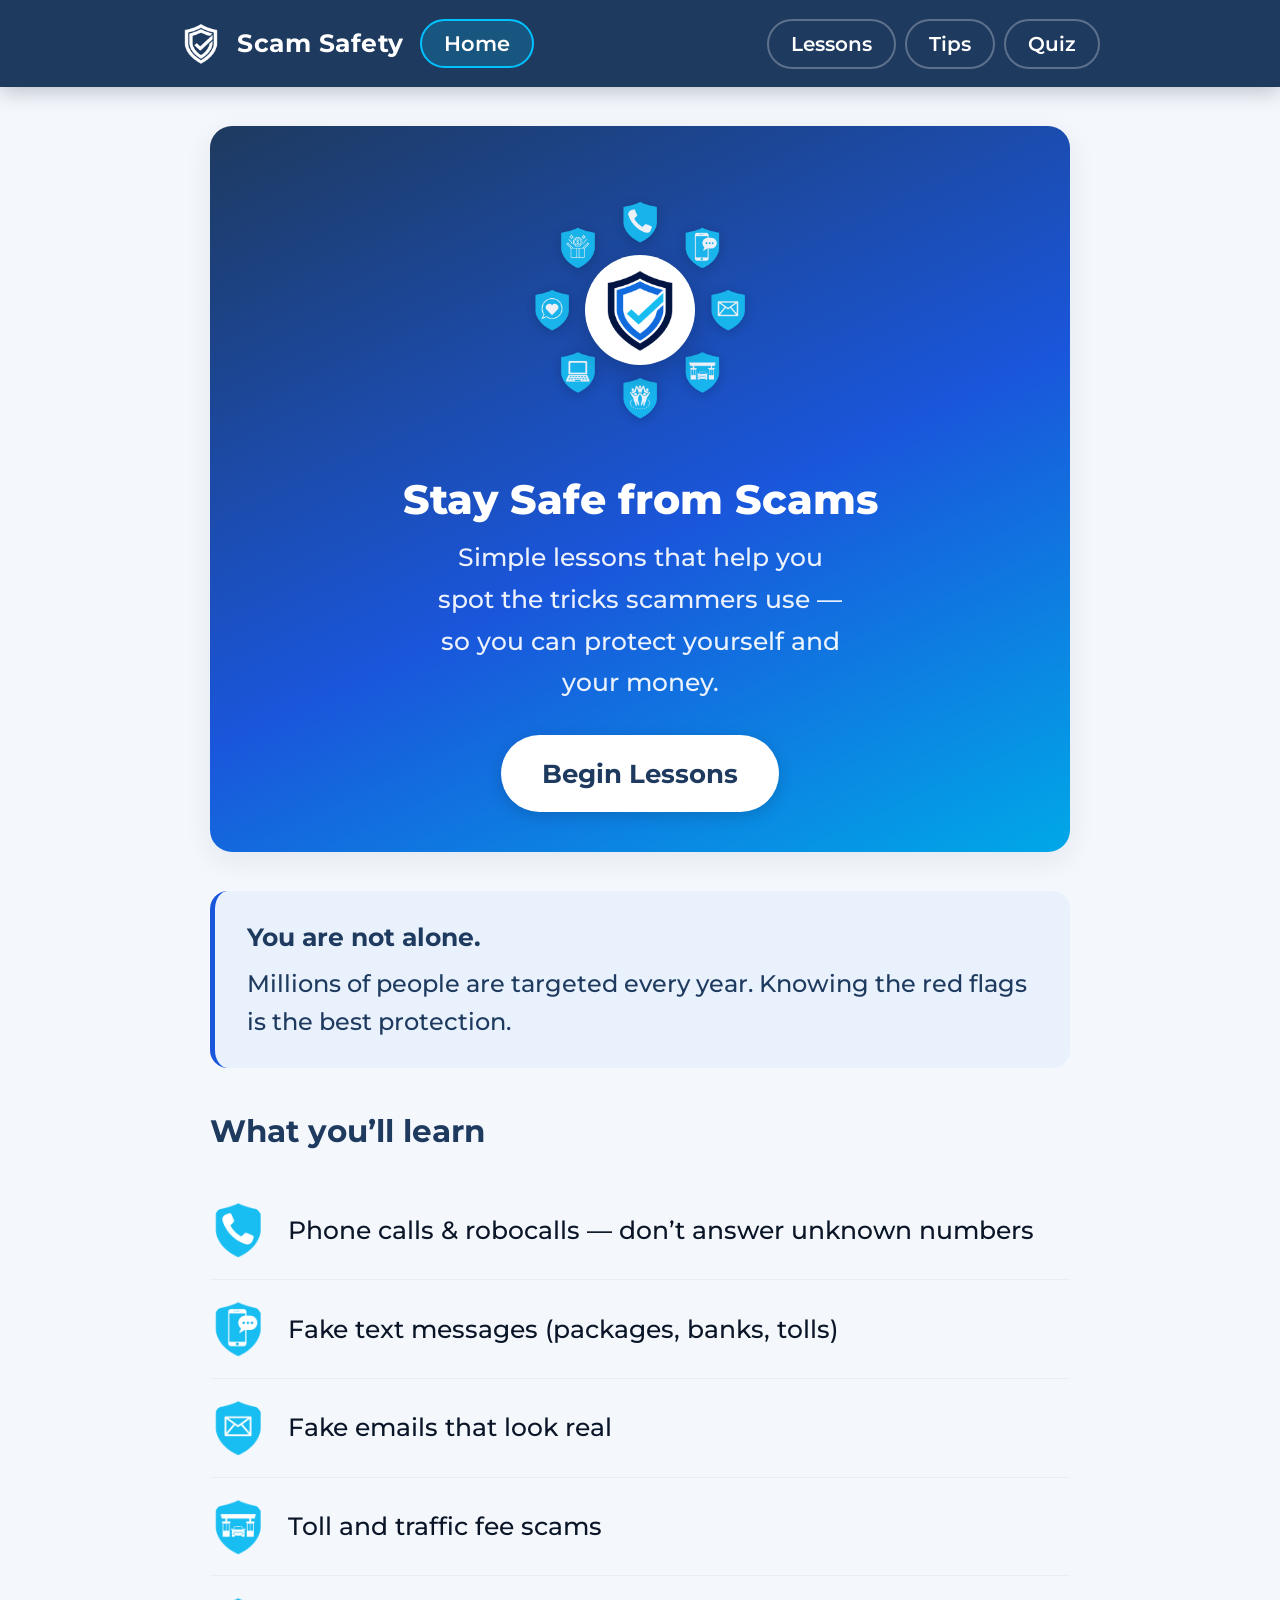
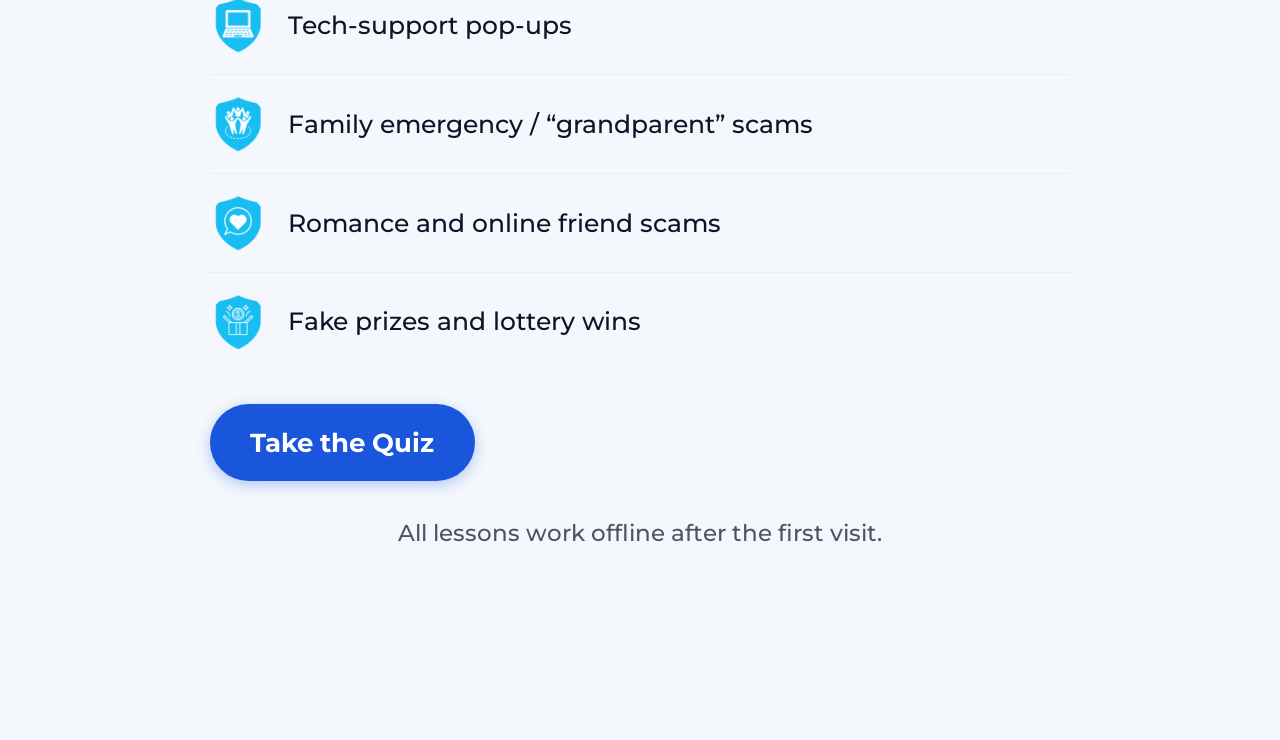
<file: index.html>
<!DOCTYPE html>
<html lang="en">
<head>
  <meta charset="UTF-8">
  <meta name="viewport" content="width=device-width, initial-scale=1, viewport-fit=cover">
  <meta name="theme-color" content="#1e3a5f">
  <meta name="description" content="Scam Safety helps older adults recognize and avoid common scams with simple lessons and a quiz. Large text and easy navigation.">
  <meta name="apple-mobile-web-app-capable" content="yes">
  <meta name="apple-mobile-web-app-status-bar-style" content="black-translucent">
  <title>Scam Safety – Stay Safe from Scams</title>
  <link rel="manifest" href="manifest.json">
  <link rel="icon" href="icons/icon-192.svg" type="image/svg+xml">
  <link rel="apple-touch-icon" href="icons/icon-192.svg">
  <link rel="stylesheet" href="styles.css">
</head>
<body>
  <header>
    <div class="inner">
      <div class="brand-row">
        <div class="logo">
          <img src="icons/logo-white.png" alt="" class="logo-mark" height="40" width="40">
          <span class="logo-text">Scam Safety</span>
        </div>
        <button class="nav-home active" data-section="home" onclick="showSection('home')">Home</button>
      </div>
      <nav class="nav-main">
        <button data-section="scams" onclick="showSection('scams')">Lessons</button>
        <button data-section="tips" onclick="showSection('tips')">Tips</button>
        <button data-section="quiz" onclick="startQuiz()">Quiz</button>
      </nav>
    </div>
  </header>

  <main>
    <!-- HOME -->
    <section id="home" class="section active">
      <div class="hero">
        <div class="hero-constellation" aria-hidden="true">
          <img class="orbit-icon o1" src="icons/lesson-phone.png" alt="">
          <img class="orbit-icon o2" src="icons/lesson-text.png" alt="">
          <img class="orbit-icon o3" src="icons/lesson-email.png" alt="">
          <img class="orbit-icon o4" src="icons/lesson-toll.png" alt="">
          <img class="orbit-icon o5" src="icons/lesson-family.png" alt="">
          <img class="orbit-icon o6" src="icons/lesson-tech.png" alt="">
          <img class="orbit-icon o7" src="icons/lesson-romance.png" alt="">
          <img class="orbit-icon o8" src="icons/lesson-prize.png" alt="">
          <img class="hero-center-logo" src="icons/logo-color.png" alt="Scam Safety">
        </div>
        <h1>Stay Safe from Scams</h1>
        <p>Simple lessons that help you spot the tricks scammers use — so you can protect yourself and your money.</p>
        <button class="btn btn-large" onclick="showSection('scams')">Begin Lessons</button>
      </div>

      <div class="alert alert-success">
        <strong>You are not alone.</strong>
        Millions of people are targeted every year. Knowing the red flags is the best protection.
      </div>

      <h2>What you’ll learn</h2>
      <ul class="checklist">
        <li><span class="tip-icon"><img src="icons/lesson-phone.png" alt=""></span><span class="tip-text">Phone calls & robocalls — don’t answer unknown numbers</span></li>
        <li><span class="tip-icon"><img src="icons/lesson-text.png" alt=""></span><span class="tip-text">Fake text messages (packages, banks, tolls)</span></li>
        <li><span class="tip-icon"><img src="icons/lesson-email.png" alt=""></span><span class="tip-text">Fake emails that look real</span></li>
        <li><span class="tip-icon"><img src="icons/lesson-toll.png" alt=""></span><span class="tip-text">Toll and traffic fee scams</span></li>
        <li><span class="tip-icon"><img src="icons/lesson-tech.png" alt=""></span><span class="tip-text">Tech-support pop-ups</span></li>
        <li><span class="tip-icon"><img src="icons/lesson-family.png" alt=""></span><span class="tip-text">Family emergency / “grandparent” scams</span></li>
        <li><span class="tip-icon"><img src="icons/lesson-romance.png" alt=""></span><span class="tip-text">Romance and online friend scams</span></li>
        <li><span class="tip-icon"><img src="icons/lesson-prize.png" alt=""></span><span class="tip-text">Fake prizes and lottery wins</span></li>
      </ul>

      <div class="btn-row">
        <button class="btn btn-large" onclick="startQuiz()">Take the Quiz</button>
      </div>

      <p class="mt-1" style="text-align:center;font-size:1.05rem;">All lessons work offline after the first visit.</p>
    </section>

    <!-- SCAMS / LESSONS LIST -->
    <section id="scams" class="section">
      <h1>Choose a Lesson</h1>
      <p class="lead">Tap a card to walk through a short story and learn what to watch for.</p>

      <div class="card-grid">
        <article class="card" onclick="openLesson('phone')" tabindex="0" role="button">
          <div class="card-visual phone"><div class="card-icon-circle"><img src="icons/lesson-phone.png" alt=""></div></div>
          <div class="card-body">
            <h3>Phone Scams</h3>
            <p>Unknown numbers, robocalls, and fake voicemails. You don’t have to answer.</p>
            <span class="btn">Learn</span>
          </div>
        </article>

        <article class="card" onclick="openLesson('texts')" tabindex="0" role="button">
          <div class="card-visual phish"><div class="card-icon-circle"><img src="icons/lesson-text.png" alt=""></div></div>
          <div class="card-body">
            <h3>Fake Text Messages</h3>
            <p>Package holds, bank alerts, and other urgent texts with dangerous links.</p>
            <span class="btn">Learn</span>
          </div>
        </article>

        <article class="card" onclick="openLesson('emails')" tabindex="0" role="button">
          <div class="card-visual tech"><div class="card-icon-circle"><img src="icons/lesson-email.png" alt=""></div></div>
          <div class="card-body">
            <h3>Fake Emails</h3>
            <p>Messages that look like your bank or a company — but the link is a trap.</p>
            <span class="btn">Learn</span>
          </div>
        </article>

        <article class="card" onclick="openLesson('toll')" tabindex="0" role="button">
          <div class="card-visual family"><div class="card-icon-circle"><img src="icons/lesson-toll.png" alt=""></div></div>
          <div class="card-body">
            <h3>Toll & Traffic Fees</h3>
            <p>“You have an unpaid toll — pay now or face a penalty.” Usually a scam text.</p>
            <span class="btn">Learn</span>
          </div>
        </article>

        <article class="card" onclick="openLesson('family')" tabindex="0" role="button">
          <div class="card-visual family"><div class="card-icon-circle"><img src="icons/lesson-family.png" alt=""></div></div>
          <div class="card-body">
            <h3>Family Emergency</h3>
            <p>“I’m in trouble — send money and don’t tell anyone.” Sometimes uses AI voice cloning.</p>
            <span class="btn">Learn</span>
          </div>
        </article>

        <article class="card" onclick="openLesson('tech')" tabindex="0" role="button">
          <div class="card-visual tech"><div class="card-icon-circle"><img src="icons/lesson-tech.png" alt=""></div></div>
          <div class="card-body">
            <h3>Tech Support</h3>
            <p>Scary pop-ups saying your computer has a virus. They want remote access or payment.</p>
            <span class="btn">Learn</span>
          </div>
        </article>

        <article class="card" onclick="openLesson('romance')" tabindex="0" role="button">
          <div class="card-visual romance"><div class="card-icon-circle"><img src="icons/lesson-romance.png" alt=""></div></div>
          <div class="card-body">
            <h3>Romance / Online Friends</h3>
            <p>Someone online builds trust then asks for money for emergencies.</p>
            <span class="btn">Learn</span>
          </div>
        </article>

        <article class="card" onclick="openLesson('prize')" tabindex="0" role="button">
          <div class="card-visual prize"><div class="card-icon-circle"><img src="icons/lesson-prize.png" alt=""></div></div>
          <div class="card-body">
            <h3>Prize & Lottery</h3>
            <p>“You’ve won!” — but you must pay fees first with gift cards or wires.</p>
            <span class="btn">Learn</span>
          </div>
        </article>
      </div>

      <div class="btn-row">
        <button class="btn" onclick="startQuiz()">Take the Quiz</button>
      </div>
    </section>

    <!-- LESSON VIEWER -->
    <section id="lesson" class="section">
      <div class="lesson">
        <div class="lesson-header">
          <h2 id="lesson-title">Lesson</h2>
        </div>
        <div class="stage">
          <div id="stage-ill" class="stage-illustration">🛡️</div>
          <div id="stage-mock" class="stage-mock" style="display:none;"></div>
          <div id="stage-text" class="stage-text">Loading…</div>
          <div id="stage-sub" class="stage-sub"></div>
        </div>
        <div class="lesson-controls">
          <button id="btn-prev" class="btn btn-secondary" onclick="prevStep()">← Back</button>
          <div id="progress-dots" class="progress-dots"></div>
          <button id="btn-next" class="btn" onclick="nextStep()">Next →</button>
        </div>
      </div>
      <p class="text-center">
        <button class="btn btn-secondary" onclick="showSection('scams')">← All Lessons</button>
      </p>
    </section>

    <!-- TIPS -->


    <!-- TIPS -->
    <section id="tips" class="section">
      <h1>Quick Safety Tips</h1>
      <p class="lead">Keep these in mind whenever something feels urgent or “too good to be true.”</p>

      <div class="alert alert-warning">
        <strong>Slow down. Scammers need you to act fast.</strong>
        Real companies and agencies give you time. Urgency is a red flag.
      </div>

      <h2>Always remember</h2>
      <ul class="checklist">
        <li><span class="tip-icon"><img src="icons/tip-hangup.svg" alt=""></span><span class="tip-text"><strong>Hang up</strong> on unexpected calls that demand money or personal information.</span></li>
        <li><span class="tip-icon"><img src="icons/tip-callback.svg" alt=""></span><span class="tip-text"><strong>Call back only on a number you already trust</strong> (from a bill, statement, or the company’s official website). Never call a number that came in a suspicious call, text, email, or voicemail — those numbers belong to scammers.</span></li>
        <li><span class="tip-icon"><img src="icons/tip-family.svg" alt=""></span><span class="tip-text"><strong>Use a family code word.</strong> If a relative “in trouble” cannot say it, it is a scam.</span></li>
        <li><span class="tip-icon"><img src="icons/tip-links.svg" alt=""></span><span class="tip-text"><strong>Never click links</strong> in unexpected emails or texts. Type the address yourself.</span></li>
        <li><span class="tip-icon"><img src="icons/tip-remote.svg" alt=""></span><span class="tip-text"><strong>Do not give remote access</strong> to your computer to anyone who contacts you first.</span></li>
        <li><span class="tip-icon"><img src="icons/tip-talk.svg" alt=""></span><span class="tip-text"><strong>Talk to a trusted person</strong> before sending money to anyone new.</span></li>
        <li><span class="tip-icon"><img src="icons/tip-gov.svg" alt=""></span><span class="tip-text"><strong>Government agencies</strong> will not call to demand immediate payment or threaten arrest over the phone.</span></li>
      </ul>

      <h2>Never pay this way if someone contacts you first</h2>
      <ul class="checklist">
        <li><span class="tip-icon"><img src="icons/tip-gift.svg" alt=""></span><span class="tip-text"><strong>Gift cards</strong> (iTunes, Google Play, Amazon, etc.)</span></li>
        <li><span class="tip-icon"><img src="icons/tip-crypto.svg" alt=""></span><span class="tip-text"><strong>Cryptocurrency</strong> (Bitcoin, etc.)</span></li>
        <li><span class="tip-icon"><img src="icons/tip-wire.svg" alt=""></span><span class="tip-text"><strong>Wire transfers</strong> (Western Union, MoneyGram)</span></li>
        <li><span class="tip-icon"><img src="icons/tip-payapp.svg" alt=""></span><span class="tip-text"><strong>Payment apps</strong> to people you do not know in person</span></li>
      </ul>

      <div class="btn-row">
        <button class="btn btn-large" onclick="showSection('scams')">Go to Lessons</button>
        <button class="btn btn-secondary btn-large" onclick="startQuiz()">Take the Quiz</button>
      </div>
    </section>

        <!-- QUIZ -->
    <section id="quiz" class="section">
      <h1>Quick Quiz</h1>
      <p id="quiz-progress" class="lead">Question 1 of 5</p>

      <div class="quiz-card">
        <div id="quiz-visual" class="quiz-visual"></div>
        <div id="quiz-question" class="quiz-question">Loading…</div>
        <div id="quiz-options" class="quiz-options"></div>
        <div id="quiz-feedback" class="quiz-feedback"></div>
        <button id="quiz-next-btn" class="btn btn-large hidden mt-1" onclick="nextQuestion()">Next Question →</button>
      </div>

      <p class="text-center mt-1">
        <button class="btn btn-secondary" onclick="showSection('scams')">← Back to Lessons</button>
      </p>
    </section>
  </main>

  <div id="install-banner" class="install-banner">
    <p>Add Scam Safety to your home screen for easy offline access.</p>
    <div style="display:flex;gap:0.5rem;">
      <button class="btn" onclick="installApp()">Install</button>
      <button class="btn btn-secondary" style="background:transparent;color:#fff;border-color:#fff;" onclick="dismissInstall()">Later</button>
    </div>
  </div>

  <script src="app.js"></script>
</body>
</html>
</file>
<file: styles.css>
/* Scam Shield – Logo blues + Montserrat + circular icons with checks */

@import url('https://fonts.googleapis.com/css2?family=Montserrat:wght@400;500;600;700;800&display=swap');

:root {
  --bg: #f4f7fc;
  --bg-soft: #eef3fa;
  --card: #ffffff;
  --primary: #1a56db;
  --primary-dark: #1e3a5f;
  --primary-navy: #0a1628;
  --primary-soft: #e8f1fc;
  --cyan: #00c2ff;
  --cyan-soft: #e0f7ff;
  --danger: #e74c3c;
  --danger-soft: #fdecea;
  --success: #1a56db;
  --success-soft: #e8f1fc;
  --warning: #f39c12;
  --warning-soft: #fef5e7;
  --text: #0a1628;
  --text-muted: #4a5568;
  --border: #d6e0ef;
  --border-soft: #e8eef6;
  --shadow: 0 8px 28px rgba(30, 58, 95, 0.08);
  --shadow-hover: 0 14px 36px rgba(30, 58, 95, 0.12);
  --radius: 22px;
  --radius-sm: 16px;
  --radius-pill: 999px;
  --font: "Montserrat", system-ui, -apple-system, "Segoe UI", Roboto, Arial, sans-serif;
}

* { box-sizing: border-box; margin: 0; padding: 0; }

html {
  font-size: 22px;
  scroll-behavior: smooth;
}

body {
  font-family: var(--font);
  background: var(--bg);
  color: var(--text);
  line-height: 1.65;
  min-height: 100vh;
  padding-bottom: 100px;
  -webkit-text-size-adjust: 100%;
  font-weight: 500;
}

/* Header */
header {
  background: var(--primary-dark);
  color: #fff;
  padding: 0.85rem 1.4rem;
  position: sticky;
  top: 0;
  z-index: 100;
  box-shadow: 0 4px 20px rgba(10, 22, 40, 0.25);
}

header .inner {
  max-width: 920px;
  margin: 0 auto;
  display: flex;
  align-items: center;
  justify-content: space-between;
  gap: 1rem;
  flex-wrap: wrap;
}

.logo {
  display: flex;
  align-items: center;
  gap: 0.65rem;
  font-size: 1.15rem;
  font-weight: 700;
  letter-spacing: 0.02em;
}

.logo img {
  height: 42px;
  width: auto;
  display: block;
}

nav {
  display: flex;
  gap: 0.4rem;
  flex-wrap: wrap;
}

nav button {
  background: transparent;
  border: 2px solid rgba(255,255,255,0.28);
  color: #fff;
  padding: 0.5rem 1rem;
  border-radius: var(--radius-pill);
  font-size: 0.95rem;
  font-weight: 600;
  font-family: var(--font);
  cursor: pointer;
  transition: all 0.2s;
  min-height: 44px;
}

nav button:hover,
nav button:focus,
nav button.active {
  background: rgba(0, 194, 255, 0.2);
  border-color: var(--cyan);
  outline: none;
}

/* Main */
main {
  max-width: 920px;
  margin: 0 auto;
  padding: 1.75rem 1.35rem 3rem;
}

.section { display: none; animation: fadeIn 0.4s ease; }
.section.active { display: block; }

@keyframes fadeIn {
  from { opacity: 0; transform: translateY(10px); }
  to { opacity: 1; transform: translateY(0); }
}

h1 {
  font-size: 1.95rem;
  color: var(--primary-dark);
  margin-bottom: 0.75rem;
  line-height: 1.25;
  font-weight: 800;
}

h2 {
  font-size: 1.4rem;
  color: var(--primary-dark);
  margin: 1.75rem 0 0.85rem;
  font-weight: 700;
}

p {
  margin-bottom: 1rem;
  font-size: 1.12rem;
  color: var(--text-muted);
  font-weight: 500;
}

.lead {
  font-size: 1.2rem;
  color: var(--text-muted);
  margin-bottom: 1.5rem;
  line-height: 1.55;
}

/* Hero */
.hero {
  background: linear-gradient(155deg, #1e3a5f 0%, #1a56db 55%, #00a8e8 100%);
  border-radius: var(--radius);
  padding: 2rem 1.5rem 1.85rem;
  color: #fff;
  text-align: center;
  margin-bottom: 1.75rem;
  box-shadow: var(--shadow);
}

.hero-illustration {
  display: block;
  width: min(240px, 75%);
  height: auto;
  margin: 0 auto 1rem;
  filter: drop-shadow(0 8px 20px rgba(0,0,0,0.2));
}

.hero h1 {
  color: #fff;
  font-size: 1.85rem;
  margin-bottom: 0.5rem;
  font-weight: 800;
}

.hero p {
  color: rgba(255,255,255,0.92);
  font-size: 1.15rem;
  margin-bottom: 1.4rem;
  max-width: 420px;
  margin-left: auto;
  margin-right: auto;
}

.hero .btn {
  background: #fff;
  color: var(--primary-dark);
  box-shadow: 0 4px 16px rgba(0,0,0,0.15);
}

.hero .btn:hover {
  background: var(--cyan-soft);
  outline: 3px solid rgba(255,255,255,0.4);
}

/* Cards */
.card-grid {
  display: grid;
  grid-template-columns: repeat(auto-fit, minmax(250px, 1fr));
  gap: 1.25rem;
  margin: 1.5rem 0 2rem;
}

.card {
  background: var(--card);
  border-radius: 24px;
  box-shadow: var(--shadow);
  border: 1px solid var(--border-soft);
  overflow: hidden;
  transition: transform 0.25s ease, box-shadow 0.25s ease;
  cursor: pointer;
  display: flex;
  flex-direction: column;
  text-align: center;
}

.card:hover,
.card:focus-within {
  transform: translateY(-5px);
  box-shadow: var(--shadow-hover);
}

.card-visual {
  padding: 1.5rem 1.25rem 0.35rem;
  display: flex;
  align-items: center;
  justify-content: center;
  background: transparent;
}

.card-icon-circle {
  width: 76px;
  height: 76px;
  border-radius: 50%;
  display: grid;
  place-items: center;
  background: var(--primary-soft);
  border: 2px solid rgba(26, 86, 219, 0.12);
  box-shadow: 0 4px 14px rgba(26, 86, 219, 0.1);
  position: relative;
  overflow: visible;
}

.card-icon-circle img {
  width: 76px;
  height: 76px;
  display: block;
}

.card-body {
  padding: 0.65rem 1.3rem 1.4rem;
  flex: 1;
  display: flex;
  flex-direction: column;
  align-items: center;
}

.card-body h3 {
  font-size: 1.15rem;
  color: var(--primary-dark);
  margin: 0 0 0.4rem;
  font-weight: 700;
}

.card-body p {
  font-size: 1rem;
  margin-bottom: 1rem;
  flex: 1;
  color: var(--text-muted);
}

.card-body .btn {
  padding: 0.6rem 1.3rem;
  font-size: 1rem;
  min-height: 46px;
  min-width: auto;
}

/* Buttons */
.btn {
  display: inline-flex;
  align-items: center;
  justify-content: center;
  gap: 0.4rem;
  background: var(--primary);
  color: #fff;
  border: none;
  padding: 0.9rem 1.55rem;
  font-size: 1.1rem;
  font-weight: 700;
  font-family: var(--font);
  border-radius: var(--radius-pill);
  cursor: pointer;
  text-decoration: none;
  transition: all 0.2s;
  min-height: 52px;
  min-width: 140px;
  box-shadow: 0 4px 14px rgba(26, 86, 219, 0.3);
}

.btn:hover,
.btn:focus {
  background: var(--primary-dark);
  outline: 3px solid var(--primary-soft);
  outline-offset: 3px;
}

.btn:active { transform: scale(0.98); }

.btn-secondary {
  background: #fff;
  color: var(--primary-dark);
  border: 2.5px solid var(--primary);
  box-shadow: none;
}

.btn-secondary:hover,
.btn-secondary:focus {
  background: var(--primary-soft);
}

.btn-large {
  font-size: 1.2rem;
  padding: 1rem 1.85rem;
  min-height: 60px;
}

.btn-row {
  display: flex;
  flex-wrap: wrap;
  gap: 1rem;
  margin: 1.5rem 0;
}

/* Alerts */
.alert {
  border-radius: 18px;
  padding: 1.25rem 1.45rem;
  margin: 1.25rem 0;
  border-left: 5px solid;
  font-size: 1.1rem;
  line-height: 1.55;
}

.alert-danger {
  background: var(--danger-soft);
  border-color: var(--danger);
  color: #7a1f1a;
}

.alert-success {
  background: var(--success-soft);
  border-color: var(--primary);
  color: #1e3a5f;
}

.alert-warning {
  background: var(--warning-soft);
  border-color: var(--warning);
  color: #6b4a0a;
}

.alert strong {
  display: block;
  font-size: 1.15rem;
  margin-bottom: 0.35rem;
  font-weight: 700;
}

/* Lesson */
.lesson {
  background: var(--card);
  border-radius: var(--radius);
  box-shadow: var(--shadow);
  border: 1px solid var(--border-soft);
  overflow: hidden;
  margin: 1.25rem 0 2rem;
}

.lesson-header {
  background: var(--primary-dark);
  color: #fff;
  padding: 1.1rem 1.4rem;
  text-align: center;
}

.lesson-header h2 {
  color: #fff;
  margin: 0;
  font-size: 1.4rem;
  font-weight: 700;
}

.stage {
  min-height: 360px;
  background: linear-gradient(180deg, #e8f1fc 0%, #d6e6f8 100%);
  display: flex;
  flex-direction: column;
  align-items: center;
  justify-content: center;
  padding: 1.75rem 1.4rem;
  text-align: center;
}

.stage.accent-teal,
.stage.accent-blue { background: linear-gradient(180deg, #e8f1fc 0%, #d6e6f8 100%); }
.stage.accent-orange { background: linear-gradient(180deg, #fef5e7 0%, #fdebd0 100%); }
.stage.accent-coral { background: linear-gradient(180deg, #fdecea 0%, #fadbd8 100%); }
.stage.accent-purple { background: linear-gradient(180deg, #f0e8ff 0%, #e4d4fc 100%); }
.stage.accent-gold { background: linear-gradient(180deg, #fef9e7 0%, #fcf3cf 100%); }

.stage-illustration {
  width: 88px;
  height: 88px;
  border-radius: 50%;
  background: #fff;
  display: grid;
  place-items: center;
  font-size: 2.6rem;
  margin-bottom: 1.15rem;
  box-shadow: 0 6px 20px rgba(26, 86, 219, 0.12);
  animation: gentleFloat 3s ease-in-out infinite;
}

@keyframes gentleFloat {
  0%, 100% { transform: translateY(0); }
  50% { transform: translateY(-8px); }
}

.stage-illustration.shake { animation: shake 0.6s ease; }
@keyframes shake {
  0%, 100% { transform: translateX(0); }
  25%, 75% { transform: translateX(-12px); }
  50% { transform: translateX(12px); }
}

.stage-text {
  font-size: 1.35rem;
  font-weight: 700;
  color: var(--primary-dark);
  max-width: 520px;
  line-height: 1.4;
}

.stage-sub {
  font-size: 1.15rem;
  color: var(--text-muted);
  margin-top: 0.6rem;
  max-width: 520px;
  line-height: 1.5;
  font-weight: 500;
}

.lesson-controls {
  display: flex;
  justify-content: space-between;
  align-items: center;
  padding: 1.05rem 1.35rem;
  background: #fff;
  border-top: 1px solid var(--border-soft);
  gap: 1rem;
  flex-wrap: wrap;
}

.progress-dots {
  display: flex;
  gap: 0.5rem;
  justify-content: center;
  flex: 1;
}

.dot {
  width: 11px;
  height: 11px;
  border-radius: 50%;
  background: #c5d4ea;
  transition: all 0.25s;
}

.dot.active {
  background: var(--primary);
  transform: scale(1.35);
}

/* Checklist / tips */
.checklist {
  list-style: none;
  margin: 1.1rem 0;
}

.checklist li {
  display: flex;
  align-items: center;
  gap: 1rem;
  padding: 0.95rem 0;
  border-bottom: 1px solid var(--border-soft);
  font-size: 1.15rem;
  color: var(--text);
}

.checklist li:last-child { border-bottom: none; }

.tip-icon {
  flex-shrink: 0;
  width: 52px;
  height: 52px;
  background: var(--primary-soft);
  border-radius: 50%;
  display: grid;
  place-items: center;
  font-size: 1.4rem;
  box-shadow: 0 3px 10px rgba(26, 86, 219, 0.1);
  border: 2px solid rgba(26, 86, 219, 0.1);
  position: relative;
}

/* small cyan check on tip icons */
.tip-icon::after {
  content: "✓";
  position: absolute;
  bottom: -2px;
  right: -2px;
  width: 20px;
  height: 20px;
  background: var(--cyan);
  color: #fff;
  border-radius: 50%;
  font-size: 0.7rem;
  font-weight: 800;
  display: grid;
  place-items: center;
  box-shadow: 0 1px 4px rgba(0,0,0,0.15);
}

.tip-text {
  flex: 1;
  line-height: 1.45;
  font-weight: 500;
}

.tip-text strong {
  color: var(--text);
  font-weight: 700;
}

.checklist .check {
  flex-shrink: 0;
  width: 34px;
  height: 34px;
  background: var(--primary);
  color: #fff;
  border-radius: 50%;
  display: grid;
  place-items: center;
  font-weight: 700;
  font-size: 1rem;
  box-shadow: 0 3px 8px rgba(26, 86, 219, 0.25);
}

/* Quiz */
.quiz-card {
  background: var(--card);
  border-radius: var(--radius);
  box-shadow: var(--shadow);
  border: 1px solid var(--border-soft);
  padding: 1.55rem 1.45rem;
  margin: 1.25rem 0;
}

.quiz-question {
  font-size: 1.3rem;
  font-weight: 700;
  color: var(--primary-dark);
  margin-bottom: 1.35rem;
  line-height: 1.4;
}

.quiz-options {
  display: flex;
  flex-direction: column;
  gap: 0.8rem;
}

.quiz-option {
  background: var(--bg-soft);
  border: 2.5px solid var(--border);
  border-radius: 16px;
  padding: 1.05rem 1.3rem;
  font-size: 1.12rem;
  text-align: left;
  cursor: pointer;
  transition: all 0.2s;
  min-height: 58px;
  color: var(--text);
  font-weight: 500;
  font-family: var(--font);
}

.quiz-option:hover,
.quiz-option:focus {
  border-color: var(--primary);
  background: var(--primary-soft);
  outline: none;
}

.quiz-option.correct {
  border-color: #18bdf1;
  background: #e6f8fd;
  color: #0a4a5c;
  box-shadow: 0 0 0 2px rgba(24, 189, 241, 0.25);
}

.quiz-option.wrong {
  border-color: var(--danger);
  background: var(--danger-soft);
}

.quiz-feedback {
  margin-top: 1.15rem;
  padding: 1.1rem 1.25rem;
  border-radius: 14px;
  font-size: 1.1rem;
  display: none;
  line-height: 1.5;
}

.quiz-feedback.show { display: block; }

/* Install banner */
.install-banner {
  position: fixed;
  bottom: 0;
  left: 0;
  right: 0;
  background: var(--primary-dark);
  color: #fff;
  padding: 1.05rem 1.35rem;
  display: none;
  align-items: center;
  justify-content: space-between;
  gap: 1rem;
  z-index: 200;
  box-shadow: 0 -6px 24px rgba(0,0,0,0.18);
}

.install-banner.show {
  display: flex;
  flex-wrap: wrap;
}

.install-banner p {
  margin: 0;
  color: #fff;
  font-size: 1.08rem;
  flex: 1;
  min-width: 180px;
}

.install-banner .btn {
  background: #fff;
  color: var(--primary-dark);
  box-shadow: none;
  flex-shrink: 0;
}

.hidden { display: none !important; }
.text-center { text-align: center; }
.mt-1 { margin-top: 1.15rem; }

/* Mockups keep working */
.stage-mock {
  width: 100%;
  max-width: 340px;
  margin: 0 auto 1.2rem;
}

.mock {
  background: #fff;
  border-radius: 18px;
  box-shadow: 0 10px 30px rgba(0,0,0,0.12);
  overflow: hidden;
  position: relative;
  font-size: 0.92rem;
  text-align: left;
  border: 1px solid #e0e0e0;
  font-family: system-ui, sans-serif;
}

.mock-badge {
  position: absolute;
  top: 10px;
  right: 10px;
  background: var(--danger);
  color: #fff;
  font-size: 0.68rem;
  font-weight: 800;
  padding: 0.25rem 0.55rem;
  border-radius: 6px;
  letter-spacing: 0.04em;
  z-index: 2;
  font-family: var(--font);
}

.phone-call {
  background: linear-gradient(180deg, #0a1628 0%, #1e3a5f 100%);
  color: #fff;
  padding: 1.4rem 1.2rem 1.6rem;
  text-align: center;
}
.phone-call .mock-status { font-size: 0.72rem; opacity: 0.7; margin-bottom: 1.4rem; }
.phone-call .mock-call-label { font-size: 0.88rem; opacity: 0.8; margin-bottom: 0.3rem; }
.phone-call .mock-caller { font-size: 1.3rem; font-weight: 700; margin-bottom: 0.2rem; }
.phone-call .mock-number { font-size: 0.95rem; opacity: 0.85; margin-bottom: 1.6rem; }
.mock-call-btns { display: flex; justify-content: center; gap: 2.4rem; }
.call-decline, .call-accept {
  width: 54px; height: 54px; border-radius: 50%;
  display: grid; place-items: center; font-size: 0.68rem; font-weight: 700;
}
.call-decline { background: var(--danger); }
.call-accept { background: #27ae60; }

.phone-text { background: #f0f0f0; padding: 0.7rem; }
.phone-text .mock-status { text-align: center; font-size: 0.72rem; color: #666; margin-bottom: 0.7rem; }
.bubble {
  max-width: 85%; padding: 0.65rem 0.85rem; border-radius: 16px;
  margin-bottom: 0.5rem; line-height: 1.4; font-size: 0.92rem;
}
.bubble.them {
  background: #e5e5ea; color: #1a1a1a;
  border-bottom-left-radius: 4px; margin-right: auto;
}
.bubble.you {
  background: var(--primary); color: #fff;
  border-bottom-right-radius: 4px; margin-left: auto; text-align: right;
}

.popup-warn { background: #1a1a1a; color: #fff; border: 3px solid var(--danger); }
.popup-title {
  background: var(--danger); color: #fff; padding: 0.65rem 1rem;
  font-weight: 800; font-size: 1rem; text-align: center;
}
.popup-body { padding: 1rem 1.15rem; font-size: 0.92rem; line-height: 1.45; }
.popup-body p { margin-bottom: 0.55rem; color: #eee; }
.popup-number {
  font-size: 1.2rem !important; font-weight: 800;
  color: #ffcc00 !important; text-align: center;
}
.popup-small { font-size: 0.82rem; opacity: 0.8; }

.email { background: #fff; }
.email-bar {
  background: #f5f5f5; padding: 0.5rem 1rem; font-size: 0.78rem;
  color: #666; border-bottom: 1px solid #e0e0e0;
}
.email-from, .email-subj {
  padding: 0.4rem 1rem; font-size: 0.88rem;
  border-bottom: 1px solid #f0f0f0; color: #333;
}
.email-body { padding: 0.95rem; font-size: 0.92rem; line-height: 1.45; color: #333; }
.email-body p { margin-bottom: 0.55rem; }
.email-btn {
  display: inline-block; background: var(--primary); color: #fff;
  padding: 0.55rem 1.1rem; border-radius: 8px; font-weight: 700;
  margin: 0.45rem 0; font-size: 0.92rem;
}
.email-note { font-size: 0.82rem; color: #888; }
.email.prize .email-bar {
  background: linear-gradient(90deg, #f39c12, #f1c40f);
  color: #1a1a1a; font-weight: 700;
}

.chat { background: #e8f1fc; }
.chat-header {
  background: var(--primary); color: #fff; padding: 0.65rem 1rem;
  font-weight: 700; font-size: 0.92rem;
}
.chat .bubble { margin: 0.55rem 0.7rem; }

.payment-ask {
  padding: 1.2rem; text-align: center;
  background: linear-gradient(180deg, #fff 0%, #fdecea 100%);
}
.pay-title { font-weight: 700; font-size: 1rem; margin-bottom: 0.9rem; color: var(--primary-dark); }
.pay-items { display: flex; flex-direction: column; gap: 0.55rem; margin-bottom: 0.9rem; }
.pay-item {
  background: #fff; border: 2px solid var(--danger); border-radius: 12px;
  padding: 0.7rem; font-weight: 700; font-size: 1.05rem; color: var(--danger);
}
.pay-note { font-size: 0.88rem; color: var(--text-muted); line-height: 1.4; }

.voicemail {
  background: #0a1628; color: #fff; padding: 1.05rem 1.15rem 1.25rem;
}
.vm-title { font-weight: 700; font-size: 0.95rem; margin-bottom: 0.55rem; opacity: 0.9; }
.vm-from {
  font-size: 0.82rem; color: #aaa; margin-bottom: 0.7rem;
  border-bottom: 1px solid #333; padding-bottom: 0.45rem;
}
.vm-body { font-size: 0.92rem; line-height: 1.45; color: #eee; font-style: italic; }

@media (max-width: 640px) {
  html { font-size: 20px; }
  .hero { padding: 1.6rem 1.2rem; }
  .hero h1 { font-size: 1.6rem; }
  .stage { min-height: 300px; }
  nav button { padding: 0.45rem 0.8rem; font-size: 0.9rem; }
  main { padding: 1.3rem 1.1rem 2.5rem; }
}

@media (prefers-reduced-motion: reduce) {
  *, *::before, *::after {
    animation-duration: 0.01ms !important;
    animation-iteration-count: 1 !important;
    transition-duration: 0.01ms !important;
  }
}



/* Logo: white mark + Montserrat name */
.logo {
  display: flex;
  align-items: center;
  gap: 0.7rem;
}
.logo-mark {
  height: 40px;
  width: 40px;
  object-fit: contain;
  display: block;
}
.logo-text {
  font-family: "Montserrat", system-ui, sans-serif;
  font-weight: 700;
  font-size: 1.15rem;
  letter-spacing: 0.02em;
  color: #fff;
  white-space: nowrap;
}

/* Hero constellation: color logo center, small icons around */
.hero-constellation {
  position: relative;
  width: 280px;
  height: 280px;
  margin: 0 auto 1.15rem;
}
.hero-center-logo {
  position: absolute;
  left: 50%;
  top: 50%;
  transform: translate(-50%, -50%);
  width: 110px;
  height: 110px;
  object-fit: contain;
  background: #fff;
  border-radius: 50%;
  padding: 12px;
  box-shadow: 0 8px 28px rgba(0,0,0,0.2);
  z-index: 2;
}
.orbit-icon {
  position: absolute;
  width: 42px;
  height: 42px;
  object-fit: contain;
  border-radius: 10px;
  opacity: 0.92;
  filter: drop-shadow(0 2px 6px rgba(0,0,0,0.2));
}
/* Evenly spaced on a circle (8 icons, 45° apart) */
.orbit-icon.o1 { left: 50%; top: 50%; transform: translate(-50%, -50%) rotate(0deg) translateY(-88px) rotate(0deg); }
.orbit-icon.o2 { left: 50%; top: 50%; transform: translate(-50%, -50%) rotate(45deg) translateY(-88px) rotate(-45deg); }
.orbit-icon.o3 { left: 50%; top: 50%; transform: translate(-50%, -50%) rotate(90deg) translateY(-88px) rotate(-90deg); }
.orbit-icon.o4 { left: 50%; top: 50%; transform: translate(-50%, -50%) rotate(135deg) translateY(-88px) rotate(-135deg); }
.orbit-icon.o5 { left: 50%; top: 50%; transform: translate(-50%, -50%) rotate(180deg) translateY(-88px) rotate(-180deg); }
.orbit-icon.o6 { left: 50%; top: 50%; transform: translate(-50%, -50%) rotate(225deg) translateY(-88px) rotate(-225deg); }
.orbit-icon.o7 { left: 50%; top: 50%; transform: translate(-50%, -50%) rotate(270deg) translateY(-88px) rotate(-270deg); }
.orbit-icon.o8 { left: 50%; top: 50%; transform: translate(-50%, -50%) rotate(315deg) translateY(-88px) rotate(-315deg); }

/* Lesson card icons: full shield icons, no check badge */
.card-icon-circle {
  width: 88px;
  height: 88px;
  border-radius: 18px;
  background: transparent;
  border: none;
  box-shadow: none;
  padding: 0;
  overflow: visible;
}
.card-icon-circle img {
  width: 88px;
  height: 88px;
  object-fit: contain;
  display: block;
}
.card-visual {
  padding: 1.35rem 1.25rem 0.25rem;
}

/* Remove tip-icon checkmarks */
.tip-icon::after {
  display: none !important;
}

.tip-icon {
  padding: 0;
  overflow: hidden;
  background: transparent;
  border: none;
  box-shadow: none;
}
.tip-icon img {
  width: 100%;
  height: 100%;
  object-fit: contain;
  display: block;
}

/* Quiz visuals */
.quiz-visual {
  display: flex;
  flex-direction: column;
  align-items: center;
  gap: 0.85rem;
  margin-bottom: 1.15rem;
}
.quiz-icon {
  width: 72px;
  height: 72px;
  object-fit: contain;
  filter: drop-shadow(0 4px 12px rgba(26, 86, 219, 0.15));
}
.quiz-mock {
  width: 100%;
  max-width: 300px;
  border-radius: 16px;
  overflow: hidden;
  box-shadow: 0 8px 24px rgba(0,0,0,0.1);
  font-size: 0.88rem;
  position: relative;
  border: 1px solid #e0e0e0;
}
.quiz-mock.phone-call {
  background: linear-gradient(180deg, #0a1628 0%, #1e3a5f 100%);
  color: #fff;
  padding: 1.1rem 1rem 1.25rem;
  text-align: center;
}
.quiz-mock .mock-status { font-size: 0.7rem; opacity: 0.7; margin-bottom: 0.9rem; }
.quiz-mock .mock-call-label { font-size: 0.82rem; opacity: 0.8; }
.quiz-mock .mock-caller { font-size: 1.15rem; font-weight: 700; margin: 0.2rem 0; }
.quiz-mock .mock-number { font-size: 0.9rem; opacity: 0.85; margin-bottom: 1.1rem; }
.quiz-mock .mock-call-btns { display: flex; justify-content: center; gap: 1.8rem; }
.quiz-mock .call-decline, .quiz-mock .call-accept {
  width: 48px; height: 48px; border-radius: 50%;
  display: grid; place-items: center; font-size: 0.62rem; font-weight: 700;
}
.quiz-mock .call-decline { background: var(--danger); color: #fff; }
.quiz-mock .call-accept { background: #27ae60; color: #fff; }
.quiz-mock.phone-text { background: #f0f0f0; padding: 0.65rem; }
.quiz-mock.phone-text .mock-status { text-align: center; color: #666; margin-bottom: 0.55rem; }
.quiz-mock .bubble {
  max-width: 90%; padding: 0.55rem 0.75rem; border-radius: 14px;
  margin-bottom: 0.4rem; line-height: 1.4; font-size: 0.88rem;
  background: #e5e5ea; color: #1a1a1a; border-bottom-left-radius: 4px;
}
.quiz-mock.payment-ask {
  padding: 1rem; text-align: center;
  background: linear-gradient(180deg, #fff 0%, #fdecea 100%);
}
.quiz-mock .pay-title { font-weight: 700; margin-bottom: 0.6rem; color: var(--primary-dark); }
.quiz-mock .pay-item {
  background: #fff; border: 2px solid var(--danger); border-radius: 10px;
  padding: 0.55rem; font-weight: 700; color: var(--danger); margin-bottom: 0.5rem;
}
.quiz-mock .pay-note { font-size: 0.82rem; color: var(--text-muted); }
.quiz-mock .mock-badge {
  position: absolute; top: 8px; right: 8px;
  background: var(--danger); color: #fff; font-size: 0.65rem; font-weight: 800;
  padding: 0.2rem 0.45rem; border-radius: 5px; letter-spacing: 0.03em;
}

/* Tip icons already use img - ensure size */
.tip-icon {
  width: 56px;
  height: 56px;
}



/* Header: brand + Home on one row; Lessons Tips Quiz on one row */
header .inner {
  display: flex;
  flex-direction: column;
  align-items: stretch;
  gap: 0.65rem;
}

.brand-row {
  display: flex;
  align-items: center;
  justify-content: space-between;
  gap: 0.75rem;
  flex-wrap: nowrap;
}

.brand-row .logo {
  flex-shrink: 1;
  min-width: 0;
}

.nav-home {
  flex-shrink: 0;
  background: transparent;
  border: 2px solid rgba(255,255,255,0.28);
  color: #fff;
  padding: 0.45rem 1rem;
  border-radius: 999px;
  font-size: 0.95rem;
  font-weight: 600;
  font-family: var(--font);
  cursor: pointer;
  min-height: 44px;
  transition: all 0.2s;
}

.nav-home:hover,
.nav-home:focus,
.nav-home.active {
  background: rgba(0, 194, 255, 0.2);
  border-color: var(--cyan, #00c2ff);
  outline: none;
}

.nav-main {
  display: flex;
  flex-wrap: nowrap;
  gap: 0.4rem;
  justify-content: stretch;
  width: 100%;
}

.nav-main button {
  flex: 1 1 0;
  min-width: 0;
  text-align: center;
  white-space: nowrap;
  padding: 0.5rem 0.5rem;
  font-size: 0.9rem;
}

@media (min-width: 700px) {
  header .inner {
    flex-direction: row;
    align-items: center;
    justify-content: space-between;
  }
  .nav-main {
    width: auto;
    flex: 0 0 auto;
  }
  .nav-main button {
    flex: 0 0 auto;
    padding: 0.5rem 1rem;
  }
}
</file>
